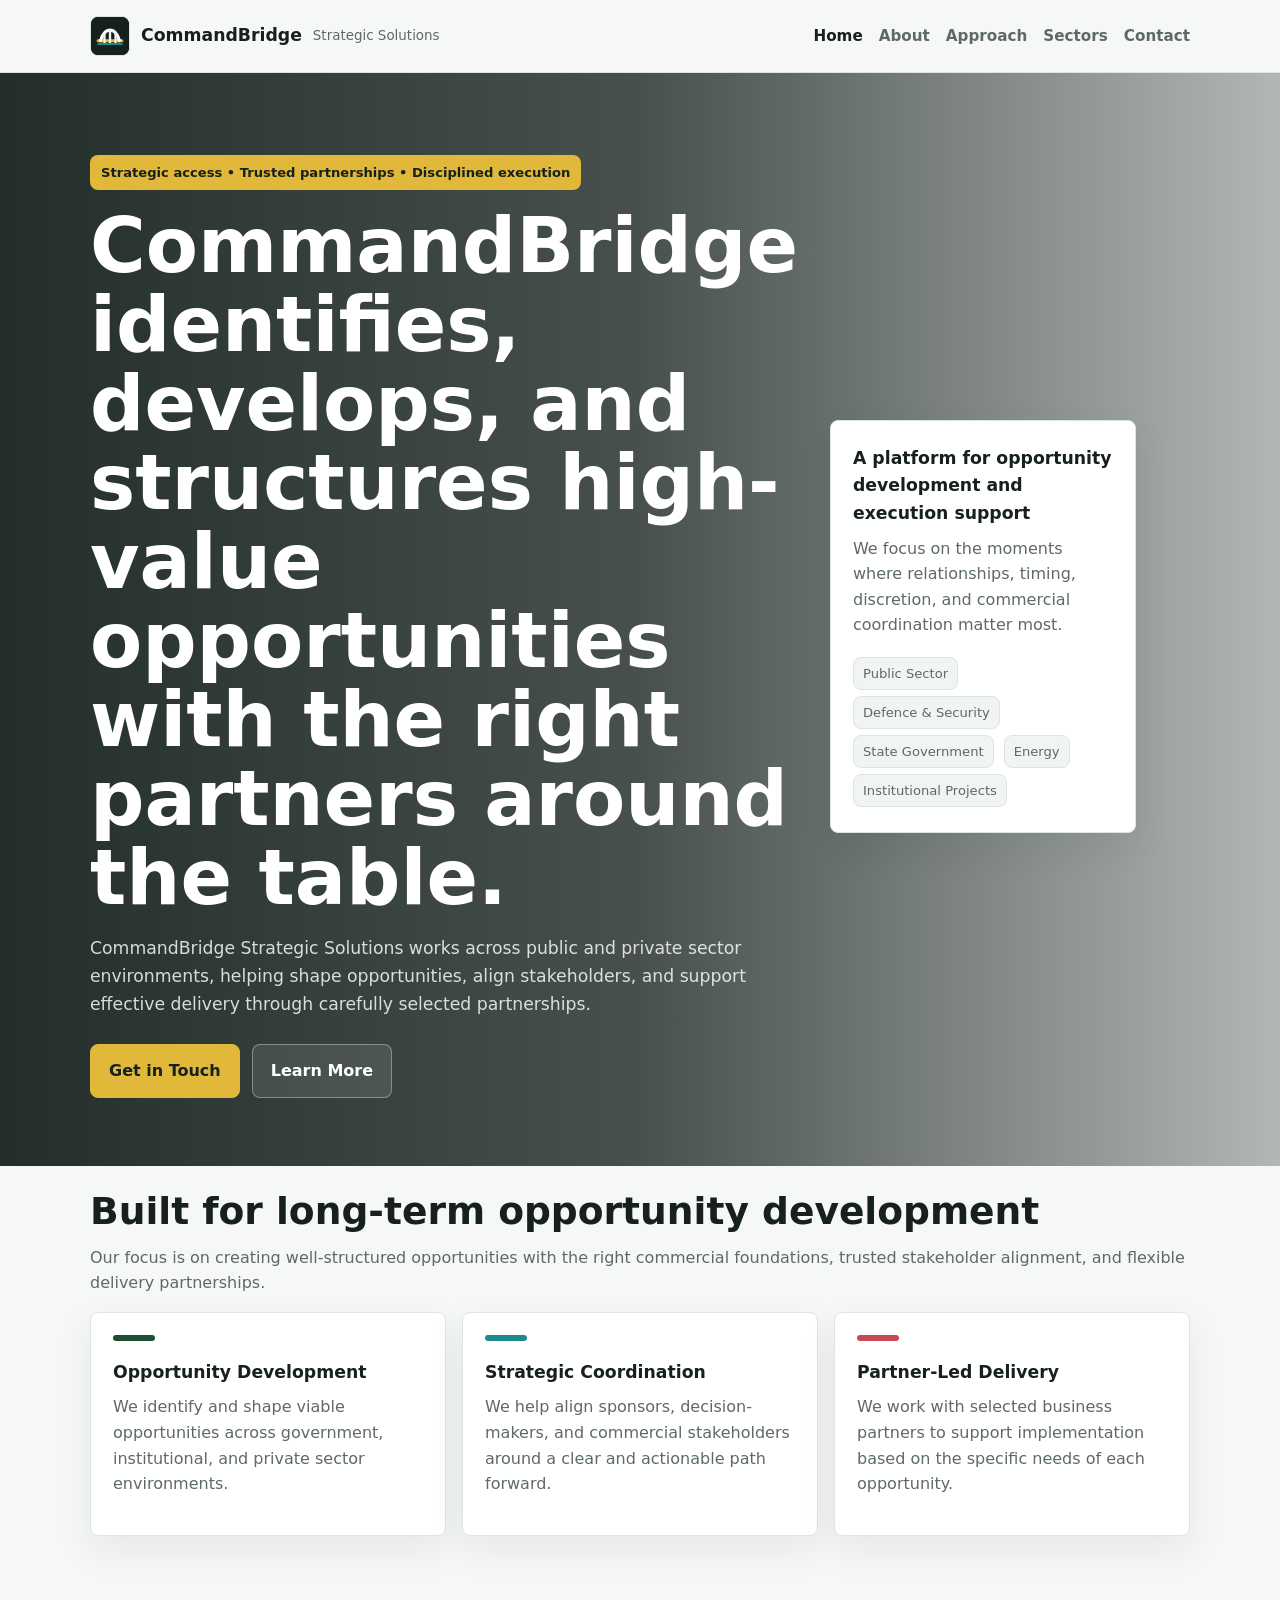
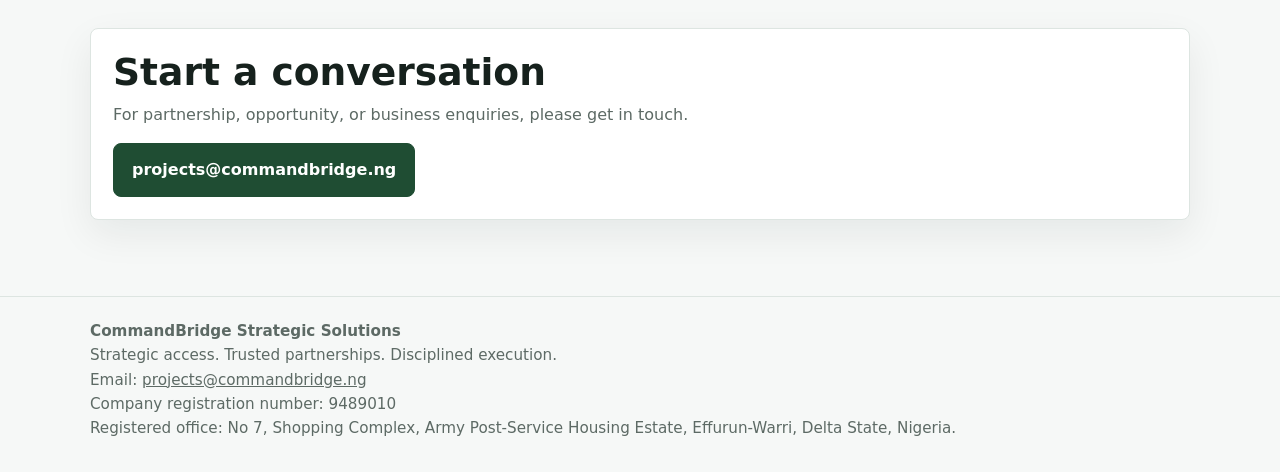
<file: index.html>
<!DOCTYPE html>
<html lang="en">
<head>
  <meta charset="UTF-8" />
  <meta name="viewport" content="width=device-width, initial-scale=1.0" />
  <title>Home | CommandBridge Strategic Solutions</title>
  <meta name="description" content="CommandBridge Strategic Solutions identifies, develops, and structures high-value opportunities across public and private sector environments." />
  <link rel="icon" href="assets/commandbridge-mark.svg" type="image/svg+xml" />
  <link rel="stylesheet" href="styles.css" />
</head>
<body>
<header>
  <div class="container nav">
    <a class="brand" href="index.html">
      <img class="brand-mark" src="assets/commandbridge-mark.svg" alt="" aria-hidden="true" />
      <span class="brand-title">CommandBridge</span>
      <span class="brand-sub">Strategic Solutions</span>
    </a>
    <nav>
      <ul>
        <li><a class="active" href="index.html">Home</a></li>
        <li><a  href="about.html">About</a></li>
        <li><a  href="approach.html">Approach</a></li>
        <li><a  href="sectors.html">Sectors</a></li>
        <li><a  href="contact.html">Contact</a></li>
      </ul>
    </nav>
  </div>
</header>
<main>
  <section class="hero">
    <div class="container hero-grid">
      <div>
        <span class="eyebrow">Strategic access • Trusted partnerships • Disciplined execution</span>
        <h1>CommandBridge identifies, develops, and structures high-value opportunities with the right partners around the table.</h1>
        <p class="lead">
          CommandBridge Strategic Solutions works across public and private sector environments, helping shape opportunities,
          align stakeholders, and support effective delivery through carefully selected partnerships.
        </p>
        <div class="actions">
          <a class="button primary" href="contact.html">Get in Touch</a>
          <a class="button" href="about.html">Learn More</a>
        </div>
      </div>
      <aside class="card">
        <h3>A platform for opportunity development and execution support</h3>
        <p class="muted">
          We focus on the moments where relationships, timing, discretion, and commercial coordination matter most.
        </p>
        <div class="tag-row">
          <span class="tag">Public Sector</span>
          <span class="tag">Defence & Security</span>
          <span class="tag">State Government</span>
          <span class="tag">Energy</span>
          <span class="tag">Institutional Projects</span>
        </div>
      </aside>
    </div>
  </section>
  <section>
    <div class="container">
      <h2>Built for long-term opportunity development</h2>
      <p class="section-copy">
        Our focus is on creating well-structured opportunities with the right commercial foundations,
        trusted stakeholder alignment, and flexible delivery partnerships.
      </p>
      <div class="grid-3">
        <div class="card">
          <div class="accent-bar"></div>
          <h3>Opportunity Development</h3>
          <p class="muted">We identify and shape viable opportunities across government, institutional, and private sector environments.</p>
        </div>
        <div class="card">
          <div class="accent-bar"></div>
          <h3>Strategic Coordination</h3>
          <p class="muted">We help align sponsors, decision-makers, and commercial stakeholders around a clear and actionable path forward.</p>
        </div>
        <div class="card">
          <div class="accent-bar"></div>
          <h3>Partner-Led Delivery</h3>
          <p class="muted">We work with selected business partners to support implementation based on the specific needs of each opportunity.</p>
        </div>
      </div>
    </div>
  </section>
  <section class="footer-cta">
    <div class="container card cta-card">
      <h2>Start a conversation</h2>
      <p class="section-copy">
        For partnership, opportunity, or business enquiries, please get in touch.
      </p>
      <a class="button primary" href="mailto:projects@commandbridge.ng">projects@commandbridge.ng</a>
    </div>
  </section>
</main>
<footer>
  <div class="container">
    <strong>CommandBridge Strategic Solutions</strong><br />
    Strategic access. Trusted partnerships. Disciplined execution.<br />
    Email: <a href="mailto:projects@commandbridge.ng">projects@commandbridge.ng</a><br />
    Company registration number: 9489010<br />
    Registered office: No 7, Shopping Complex, Army Post-Service Housing Estate, Effurun-Warri, Delta State, Nigeria.
  </div>
</footer>
</body>
</html>
</file>
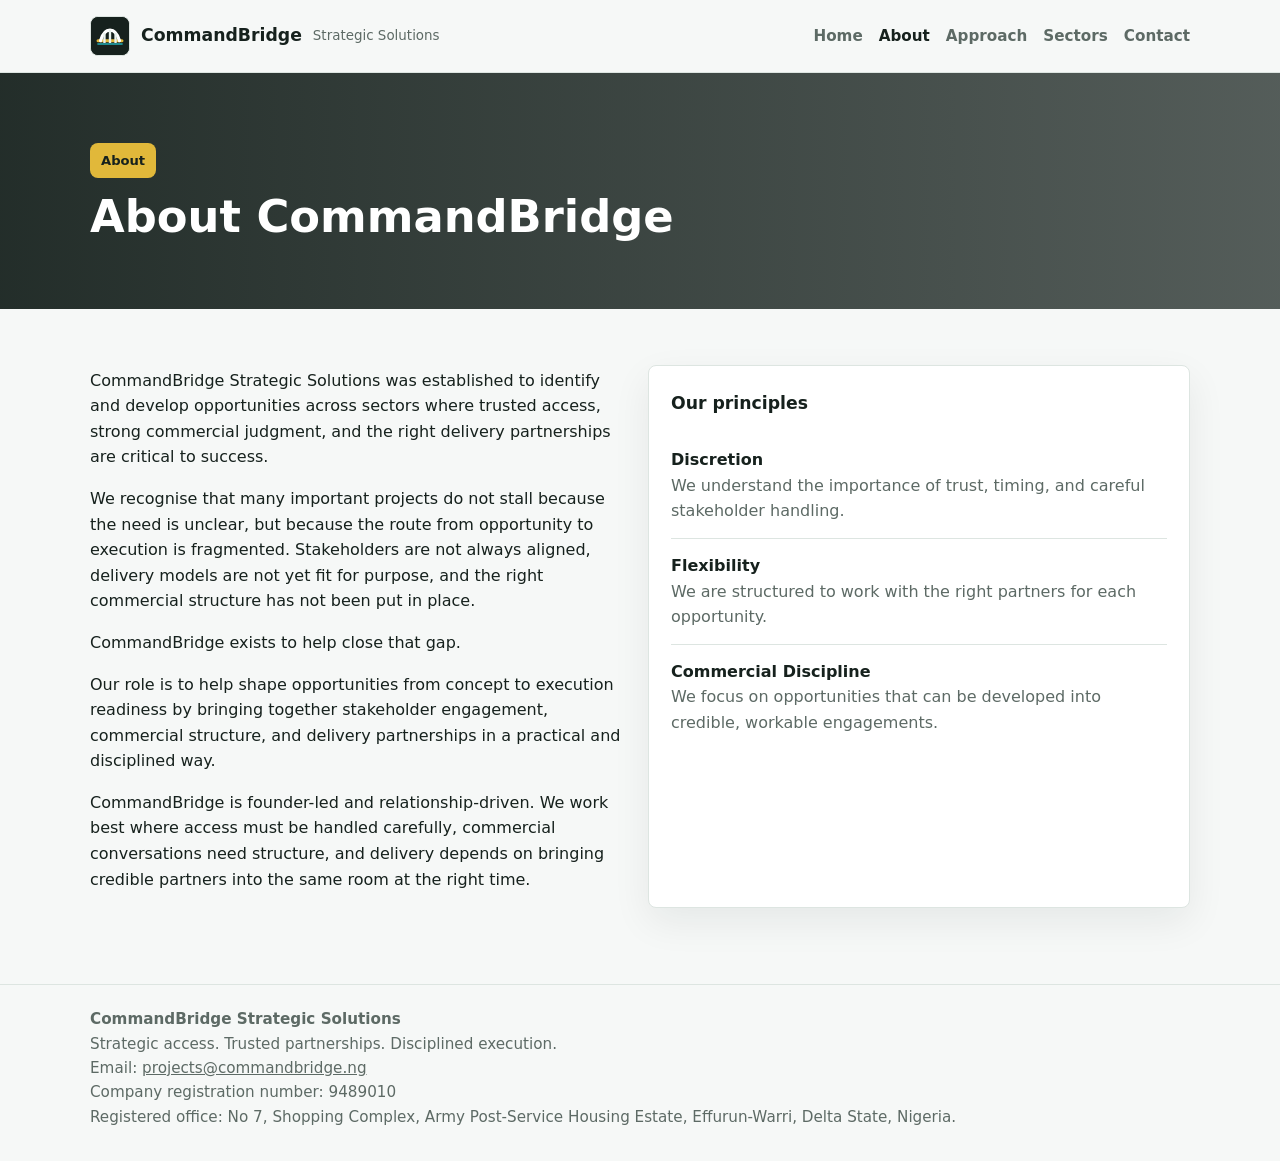
<file: about.html>
<!DOCTYPE html>
<html lang="en">
<head>
  <meta charset="UTF-8" />
  <meta name="viewport" content="width=device-width, initial-scale=1.0" />
  <title>About | CommandBridge Strategic Solutions</title>
  <meta name="description" content="CommandBridge Strategic Solutions identifies, develops, and structures high-value opportunities across public and private sector environments." />
  <link rel="icon" href="assets/commandbridge-mark.svg" type="image/svg+xml" />
  <link rel="stylesheet" href="styles.css" />
</head>
<body>
<header>
  <div class="container nav">
    <a class="brand" href="index.html">
      <img class="brand-mark" src="assets/commandbridge-mark.svg" alt="" aria-hidden="true" />
      <span class="brand-title">CommandBridge</span>
      <span class="brand-sub">Strategic Solutions</span>
    </a>
    <nav>
      <ul>
        <li><a  href="index.html">Home</a></li>
        <li><a class="active" href="about.html">About</a></li>
        <li><a  href="approach.html">Approach</a></li>
        <li><a  href="sectors.html">Sectors</a></li>
        <li><a  href="contact.html">Contact</a></li>
      </ul>
    </nav>
  </div>
</header>
<main>
  <section class="page-hero">
    <div class="container">
      <span class="eyebrow">About</span>
      <h1>About CommandBridge</h1>
    </div>
  </section>
  <section class="content">
    <div class="container grid-2">
      <div>
        <p>
          CommandBridge Strategic Solutions was established to identify and develop opportunities across sectors where
          trusted access, strong commercial judgment, and the right delivery partnerships are critical to success.
        </p>
        <p>
          We recognise that many important projects do not stall because the need is unclear, but because the route from
          opportunity to execution is fragmented. Stakeholders are not always aligned, delivery models are not yet fit for purpose,
          and the right commercial structure has not been put in place.
        </p>
        <p>CommandBridge exists to help close that gap.</p>
        <p>
          Our role is to help shape opportunities from concept to execution readiness by bringing together stakeholder engagement,
          commercial structure, and delivery partnerships in a practical and disciplined way.
        </p>
        <p>
          CommandBridge is founder-led and relationship-driven. We work best where access must be handled carefully,
          commercial conversations need structure, and delivery depends on bringing credible partners into the same room
          at the right time.
        </p>
      </div>
      <div class="card">
        <h3>Our principles</h3>
        <ul class="list-clean">
          <li><strong>Discretion</strong><br><span class="muted">We understand the importance of trust, timing, and careful stakeholder handling.</span></li>
          <li><strong>Flexibility</strong><br><span class="muted">We are structured to work with the right partners for each opportunity.</span></li>
          <li><strong>Commercial Discipline</strong><br><span class="muted">We focus on opportunities that can be developed into credible, workable engagements.</span></li>
        </ul>
      </div>
    </div>
  </section>
</main>
<footer>
  <div class="container">
    <strong>CommandBridge Strategic Solutions</strong><br />
    Strategic access. Trusted partnerships. Disciplined execution.<br />
    Email: <a href="mailto:projects@commandbridge.ng">projects@commandbridge.ng</a><br />
    Company registration number: 9489010<br />
    Registered office: No 7, Shopping Complex, Army Post-Service Housing Estate, Effurun-Warri, Delta State, Nigeria.
  </div>
</footer>
</body>
</html>
</file>
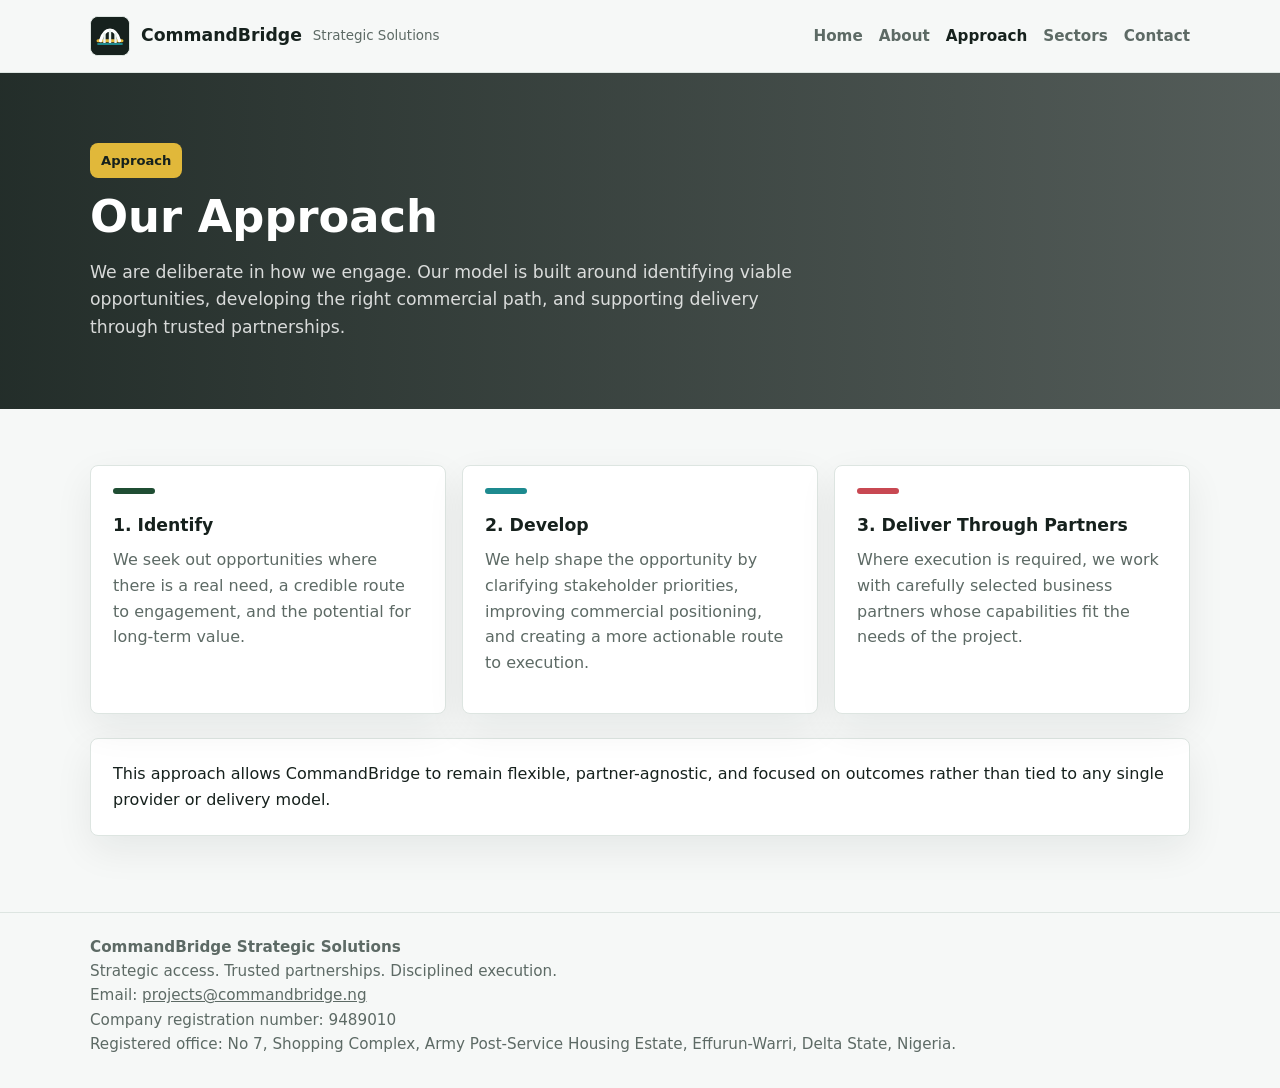
<file: approach.html>
<!DOCTYPE html>
<html lang="en">
<head>
  <meta charset="UTF-8" />
  <meta name="viewport" content="width=device-width, initial-scale=1.0" />
  <title>Approach | CommandBridge Strategic Solutions</title>
  <meta name="description" content="CommandBridge Strategic Solutions identifies, develops, and structures high-value opportunities across public and private sector environments." />
  <link rel="icon" href="assets/commandbridge-mark.svg" type="image/svg+xml" />
  <link rel="stylesheet" href="styles.css" />
</head>
<body>
<header>
  <div class="container nav">
    <a class="brand" href="index.html">
      <img class="brand-mark" src="assets/commandbridge-mark.svg" alt="" aria-hidden="true" />
      <span class="brand-title">CommandBridge</span>
      <span class="brand-sub">Strategic Solutions</span>
    </a>
    <nav>
      <ul>
        <li><a  href="index.html">Home</a></li>
        <li><a  href="about.html">About</a></li>
        <li><a class="active" href="approach.html">Approach</a></li>
        <li><a  href="sectors.html">Sectors</a></li>
        <li><a  href="contact.html">Contact</a></li>
      </ul>
    </nav>
  </div>
</header>
<main>
  <section class="page-hero">
    <div class="container">
      <span class="eyebrow">Approach</span>
      <h1>Our Approach</h1>
      <p class="lead">
        We are deliberate in how we engage. Our model is built around identifying viable opportunities, developing the right
        commercial path, and supporting delivery through trusted partnerships.
      </p>
    </div>
  </section>
  <section class="content">
    <div class="container grid-3">
      <div class="card">
        <div class="accent-bar"></div>
        <h3>1. Identify</h3>
        <p class="muted">We seek out opportunities where there is a real need, a credible route to engagement, and the potential for long-term value.</p>
      </div>
      <div class="card">
        <div class="accent-bar"></div>
        <h3>2. Develop</h3>
        <p class="muted">We help shape the opportunity by clarifying stakeholder priorities, improving commercial positioning, and creating a more actionable route to execution.</p>
      </div>
      <div class="card">
        <div class="accent-bar"></div>
        <h3>3. Deliver Through Partners</h3>
        <p class="muted">Where execution is required, we work with carefully selected business partners whose capabilities fit the needs of the project.</p>
      </div>
    </div>
    <div class="container follow-up">
      <div class="card">
        <p>
          This approach allows CommandBridge to remain flexible, partner-agnostic, and focused on outcomes rather than tied to any single provider or delivery model.
        </p>
      </div>
    </div>
  </section>
</main>
<footer>
  <div class="container">
    <strong>CommandBridge Strategic Solutions</strong><br />
    Strategic access. Trusted partnerships. Disciplined execution.<br />
    Email: <a href="mailto:projects@commandbridge.ng">projects@commandbridge.ng</a><br />
    Company registration number: 9489010<br />
    Registered office: No 7, Shopping Complex, Army Post-Service Housing Estate, Effurun-Warri, Delta State, Nigeria.
  </div>
</footer>
</body>
</html>
</file>
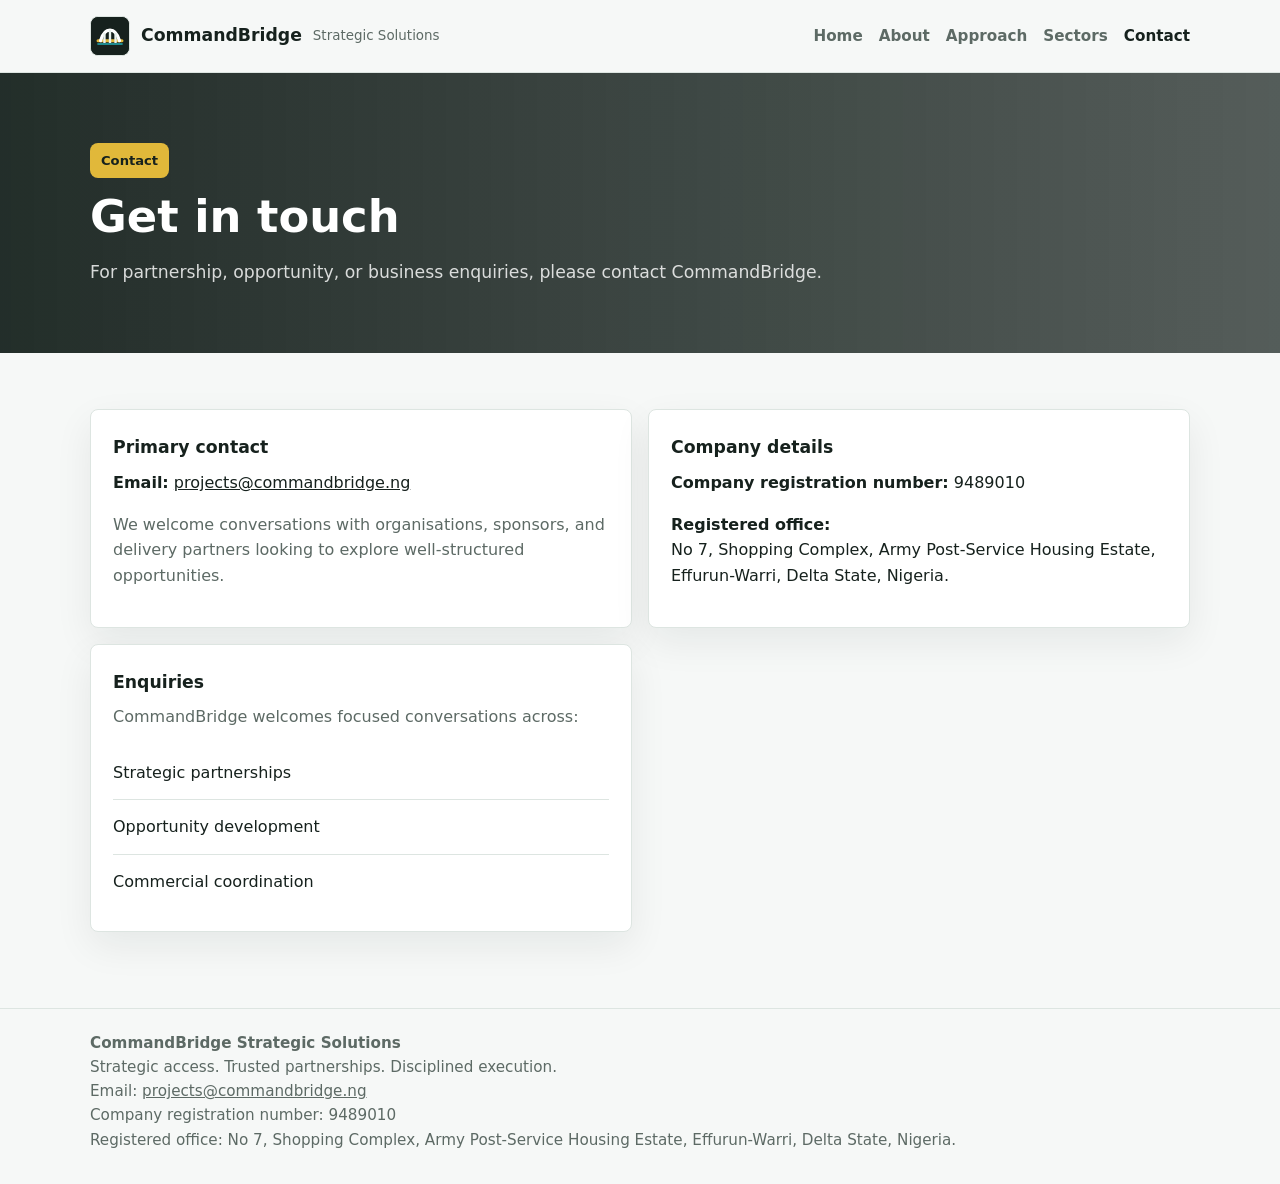
<file: contact.html>
<!DOCTYPE html>
<html lang="en">
<head>
  <meta charset="UTF-8" />
  <meta name="viewport" content="width=device-width, initial-scale=1.0" />
  <title>Contact | CommandBridge Strategic Solutions</title>
  <meta name="description" content="CommandBridge Strategic Solutions identifies, develops, and structures high-value opportunities across public and private sector environments." />
  <link rel="icon" href="assets/commandbridge-mark.svg" type="image/svg+xml" />
  <link rel="stylesheet" href="styles.css" />
</head>
<body>
<header>
  <div class="container nav">
    <a class="brand" href="index.html">
      <img class="brand-mark" src="assets/commandbridge-mark.svg" alt="" aria-hidden="true" />
      <span class="brand-title">CommandBridge</span>
      <span class="brand-sub">Strategic Solutions</span>
    </a>
    <nav>
      <ul>
        <li><a  href="index.html">Home</a></li>
        <li><a  href="about.html">About</a></li>
        <li><a  href="approach.html">Approach</a></li>
        <li><a  href="sectors.html">Sectors</a></li>
        <li><a class="active" href="contact.html">Contact</a></li>
      </ul>
    </nav>
  </div>
</header>
<main>
  <section class="page-hero">
    <div class="container">
      <span class="eyebrow">Contact</span>
      <h1>Get in touch</h1>
      <p class="lead">For partnership, opportunity, or business enquiries, please contact CommandBridge.</p>
    </div>
  </section>
  <section class="content">
    <div class="container grid-2">
      <div class="card">
        <h3>Primary contact</h3>
        <p><strong>Email:</strong> <a href="mailto:projects@commandbridge.ng">projects@commandbridge.ng</a></p>
        <p class="muted">We welcome conversations with organisations, sponsors, and delivery partners looking to explore well-structured opportunities.</p>
      </div>
      <div class="card">
        <h3>Company details</h3>
        <p><strong>Company registration number:</strong> 9489010</p>
        <p><strong>Registered office:</strong><br />No 7, Shopping Complex, Army Post-Service Housing Estate, Effurun-Warri, Delta State, Nigeria.</p>
      </div>
      <div class="card">
        <h3>Enquiries</h3>
        <p class="muted">CommandBridge welcomes focused conversations across:</p>
        <ul class="list-clean">
          <li>Strategic partnerships</li>
          <li>Opportunity development</li>
          <li>Commercial coordination</li>
        </ul>
      </div>
    </div>
  </section>
</main>
<footer>
  <div class="container">
    <strong>CommandBridge Strategic Solutions</strong><br />
    Strategic access. Trusted partnerships. Disciplined execution.<br />
    Email: <a href="mailto:projects@commandbridge.ng">projects@commandbridge.ng</a><br />
    Company registration number: 9489010<br />
    Registered office: No 7, Shopping Complex, Army Post-Service Housing Estate, Effurun-Warri, Delta State, Nigeria.
  </div>
</footer>
</body>
</html>
</file>
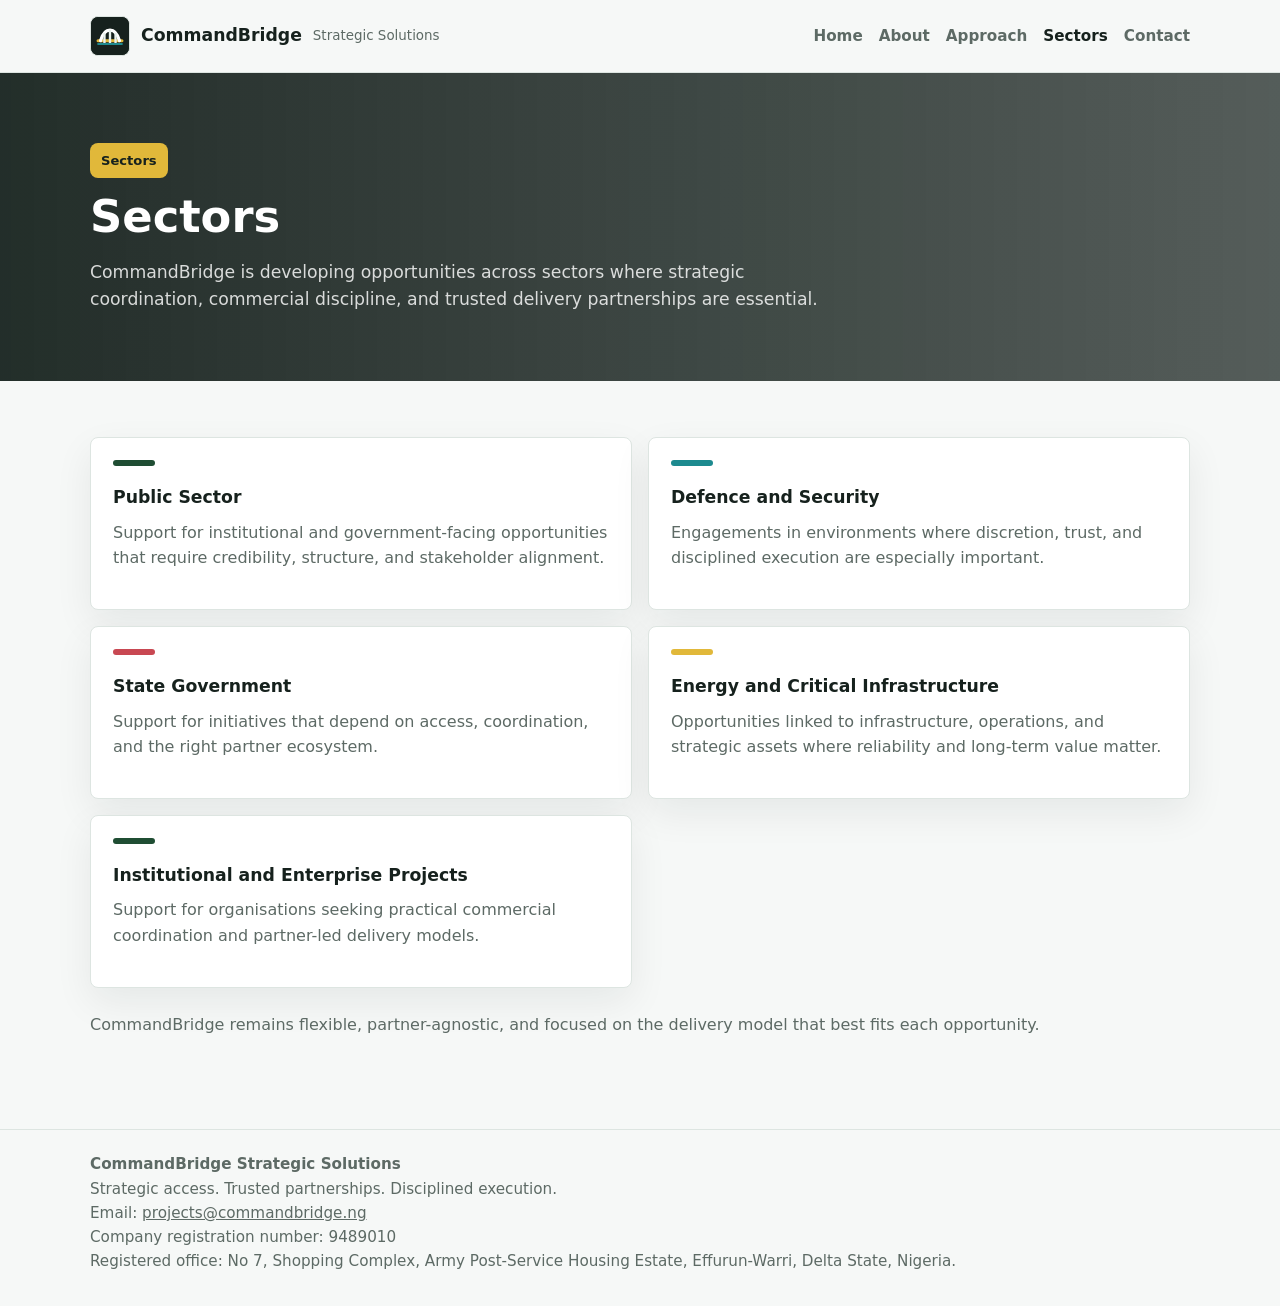
<file: sectors.html>
<!DOCTYPE html>
<html lang="en">
<head>
  <meta charset="UTF-8" />
  <meta name="viewport" content="width=device-width, initial-scale=1.0" />
  <title>Sectors | CommandBridge Strategic Solutions</title>
  <meta name="description" content="CommandBridge Strategic Solutions identifies, develops, and structures high-value opportunities across public and private sector environments." />
  <link rel="icon" href="assets/commandbridge-mark.svg" type="image/svg+xml" />
  <link rel="stylesheet" href="styles.css" />
</head>
<body>
<header>
  <div class="container nav">
    <a class="brand" href="index.html">
      <img class="brand-mark" src="assets/commandbridge-mark.svg" alt="" aria-hidden="true" />
      <span class="brand-title">CommandBridge</span>
      <span class="brand-sub">Strategic Solutions</span>
    </a>
    <nav>
      <ul>
        <li><a  href="index.html">Home</a></li>
        <li><a  href="about.html">About</a></li>
        <li><a  href="approach.html">Approach</a></li>
        <li><a class="active" href="sectors.html">Sectors</a></li>
        <li><a  href="contact.html">Contact</a></li>
      </ul>
    </nav>
  </div>
</header>
<main>
  <section class="page-hero">
    <div class="container">
      <span class="eyebrow">Sectors</span>
      <h1>Sectors</h1>
      <p class="lead">
        CommandBridge is developing opportunities across sectors where strategic coordination, commercial discipline,
        and trusted delivery partnerships are essential.
      </p>
    </div>
  </section>
  <section class="content">
    <div class="container grid-2">
      <div class="card"><div class="accent-bar"></div><h3>Public Sector</h3><p class="muted">Support for institutional and government-facing opportunities that require credibility, structure, and stakeholder alignment.</p></div>
      <div class="card"><div class="accent-bar"></div><h3>Defence and Security</h3><p class="muted">Engagements in environments where discretion, trust, and disciplined execution are especially important.</p></div>
      <div class="card"><div class="accent-bar"></div><h3>State Government</h3><p class="muted">Support for initiatives that depend on access, coordination, and the right partner ecosystem.</p></div>
      <div class="card"><div class="accent-bar"></div><h3>Energy and Critical Infrastructure</h3><p class="muted">Opportunities linked to infrastructure, operations, and strategic assets where reliability and long-term value matter.</p></div>
      <div class="card"><div class="accent-bar"></div><h3>Institutional and Enterprise Projects</h3><p class="muted">Support for organisations seeking practical commercial coordination and partner-led delivery models.</p></div>
    </div>
    <div class="container follow-up">
      <p class="section-copy">CommandBridge remains flexible, partner-agnostic, and focused on the delivery model that best fits each opportunity.</p>
    </div>
  </section>
</main>
<footer>
  <div class="container">
    <strong>CommandBridge Strategic Solutions</strong><br />
    Strategic access. Trusted partnerships. Disciplined execution.<br />
    Email: <a href="mailto:projects@commandbridge.ng">projects@commandbridge.ng</a><br />
    Company registration number: 9489010<br />
    Registered office: No 7, Shopping Complex, Army Post-Service Housing Estate, Effurun-Warri, Delta State, Nigeria.
  </div>
</footer>
</body>
</html>
</file>
<file: styles.css>
:root {
  --bg: #f6f8f7;
  --surface: #ffffff;
  --text: #16211d;
  --muted: #5d6a65;
  --line: #dde5e1;
  --accent: #1f4d33;
  --accent-2: #e8f1ec;
  --teal: #1d8a8f;
  --red: #c84852;
  --yellow: #e1b83a;
  --shadow: rgba(18, 32, 27, 0.07);
  --max: 1100px;
}

* {
  box-sizing: border-box;
}

html {
  scroll-behavior: smooth;
}

body {
  margin: 0;
  color: var(--text);
  background: var(--bg);
  font-family: Inter, system-ui, -apple-system, BlinkMacSystemFont, "Segoe UI", sans-serif;
  line-height: 1.6;
  letter-spacing: 0;
}

a {
  color: inherit;
}

img {
  display: block;
  max-width: 100%;
}

.container {
  width: min(var(--max), calc(100% - 32px));
  margin: 0 auto;
}

header {
  position: sticky;
  top: 0;
  z-index: 10;
  background: rgba(246, 248, 247, 0.94);
  border-bottom: 1px solid var(--line);
  backdrop-filter: blur(10px);
}

.nav {
  display: flex;
  align-items: center;
  justify-content: space-between;
  gap: 18px;
  padding: 16px 0;
}

.brand {
  display: flex;
  align-items: center;
  gap: 11px;
  text-decoration: none;
}

.brand-mark {
  width: 40px;
  height: 40px;
  border: 1px solid var(--line);
  border-radius: 8px;
  background: var(--text);
}

.brand-title {
  display: block;
  font-size: 1.08rem;
  font-weight: 850;
}

.brand-sub {
  display: block;
  color: var(--muted);
  font-size: 0.84rem;
}

nav ul {
  display: flex;
  flex-wrap: wrap;
  gap: 16px;
  margin: 0;
  padding: 0;
  list-style: none;
}

nav a {
  color: var(--muted);
  text-decoration: none;
  font-size: 0.95rem;
  font-weight: 700;
}

nav a.active,
nav a:hover {
  color: var(--text);
}

.hero {
  padding: 82px 0 68px;
  color: #ffffff;
  background:
    linear-gradient(90deg, rgba(22, 33, 29, 0.94), rgba(22, 33, 29, 0.78) 50%, rgba(22, 33, 29, 0.3)),
    url("https://images.unsplash.com/photo-1497366754035-f200968a6e72?auto=format&fit=crop&w=1800&q=82")
      center / cover;
}

.hero-grid {
  display: grid;
  grid-template-columns: 1.15fr 0.85fr;
  gap: 32px;
  align-items: center;
}

.eyebrow {
  display: inline-block;
  margin-bottom: 16px;
  padding: 7px 11px;
  border-radius: 8px;
  color: var(--accent);
  background: var(--accent-2);
  font-size: 0.82rem;
  font-weight: 800;
}

.hero .eyebrow {
  color: var(--text);
  background: var(--yellow);
}

h1,
h2,
h3,
p {
  margin-top: 0;
}

h1 {
  margin-bottom: 18px;
  font-size: 3.2rem;
  line-height: 1.04;
}

h2 {
  margin-bottom: 12px;
  font-size: 2.15rem;
  line-height: 1.14;
}

h3 {
  margin: 2px 0 8px;
  font-size: 1.08rem;
}

.lead,
.section-copy,
.muted {
  color: var(--muted);
}

.hero .lead {
  color: rgba(255, 255, 255, 0.82);
}

.lead {
  max-width: 46rem;
  margin-top: 18px;
  font-size: 1.08rem;
}

.actions {
  display: flex;
  flex-wrap: wrap;
  gap: 12px;
  margin-top: 26px;
}

.button {
  display: inline-flex;
  min-height: 48px;
  align-items: center;
  justify-content: center;
  padding: 13px 18px;
  border: 1px solid var(--line);
  border-radius: 8px;
  color: var(--text);
  background: var(--surface);
  text-decoration: none;
  font-weight: 800;
  transition: transform 180ms ease, background 180ms ease;
}

.button:hover {
  transform: translateY(-1px);
}

.button.primary {
  color: #ffffff;
  background: var(--accent);
  border-color: var(--accent);
}

.hero .button.primary {
  color: var(--text);
  background: var(--yellow);
  border-color: var(--yellow);
}

.hero .button:not(.primary) {
  color: #ffffff;
  background: rgba(255, 255, 255, 0.1);
  border-color: rgba(255, 255, 255, 0.34);
}

.card {
  padding: 22px;
  border: 1px solid var(--line);
  border-radius: 8px;
  background: var(--surface);
  box-shadow: 0 14px 38px var(--shadow);
}

.hero .card {
  color: var(--text);
}

.grid-3,
.grid-2 {
  display: grid;
  gap: 16px;
}

.grid-3 {
  grid-template-columns: repeat(3, 1fr);
}

.grid-2 {
  grid-template-columns: repeat(2, 1fr);
}

section {
  padding: 24px 0 68px;
}

.page-hero {
  padding: 70px 0 50px;
  color: #ffffff;
  background:
    linear-gradient(90deg, rgba(22, 33, 29, 0.94), rgba(22, 33, 29, 0.72)),
    url("https://images.unsplash.com/photo-1556761175-b413da4baf72?auto=format&fit=crop&w=1600&q=82")
      center / cover;
}

.page-hero .lead {
  color: rgba(255, 255, 255, 0.82);
}

.page-hero .eyebrow {
  color: var(--text);
  background: var(--yellow);
}

.page-hero h1 {
  font-size: 2.8rem;
}

.content {
  padding: 56px 0 76px;
}

.content p {
  margin: 3px 0 16px;
}

.list-clean {
  margin: 16px 0 0;
  padding: 0;
  list-style: none;
}

.list-clean li {
  padding: 14px 0;
  border-top: 1px solid var(--line);
}

.list-clean li:first-child {
  border-top: 0;
}

.footer-cta {
  padding-bottom: 76px;
}

.follow-up {
  margin-top: 24px;
}

.follow-up .card p {
  margin: 0;
}

.cta-card h2 {
  margin-bottom: 8px;
}

.cta-card .section-copy {
  margin-bottom: 16px;
}

footer {
  padding: 22px 0 32px;
  border-top: 1px solid var(--line);
  color: var(--muted);
  background: var(--bg);
  font-size: 0.95rem;
}

.tag {
  display: inline-block;
  margin: 3px 5px 3px 0;
  padding: 5px 9px;
  border: 1px solid var(--line);
  border-radius: 8px;
  color: var(--muted);
  background: #f0f4f2;
  font-size: 0.82rem;
}

.tag-row {
  margin-top: 16px;
}

.accent-bar {
  width: 42px;
  height: 6px;
  margin-bottom: 18px;
  border-radius: 6px;
  background: var(--accent);
}

.card:nth-child(2) .accent-bar {
  background: var(--teal);
}

.card:nth-child(3) .accent-bar {
  background: var(--red);
}

.card:nth-child(4) .accent-bar {
  background: var(--yellow);
}

.card:nth-child(5) .accent-bar {
  background: var(--accent);
}

@media (min-width: 760px) {
  h1 {
    font-size: 4.25rem;
  }

  h2 {
    font-size: 2.35rem;
  }
}

@media (min-width: 1100px) {
  h1 {
    font-size: 4.75rem;
  }
}

@media (max-width: 900px) {
  .hero-grid,
  .grid-3,
  .grid-2 {
    grid-template-columns: 1fr;
  }

  .nav {
    align-items: flex-start;
    flex-direction: column;
  }
}

@media (max-width: 640px) {
  .hero {
    padding: 58px 0 54px;
  }

  h1,
  .page-hero h1 {
    font-size: 2.55rem;
  }

  h2 {
    font-size: 1.85rem;
  }

  nav ul {
    gap: 11px;
  }
}
</file>
